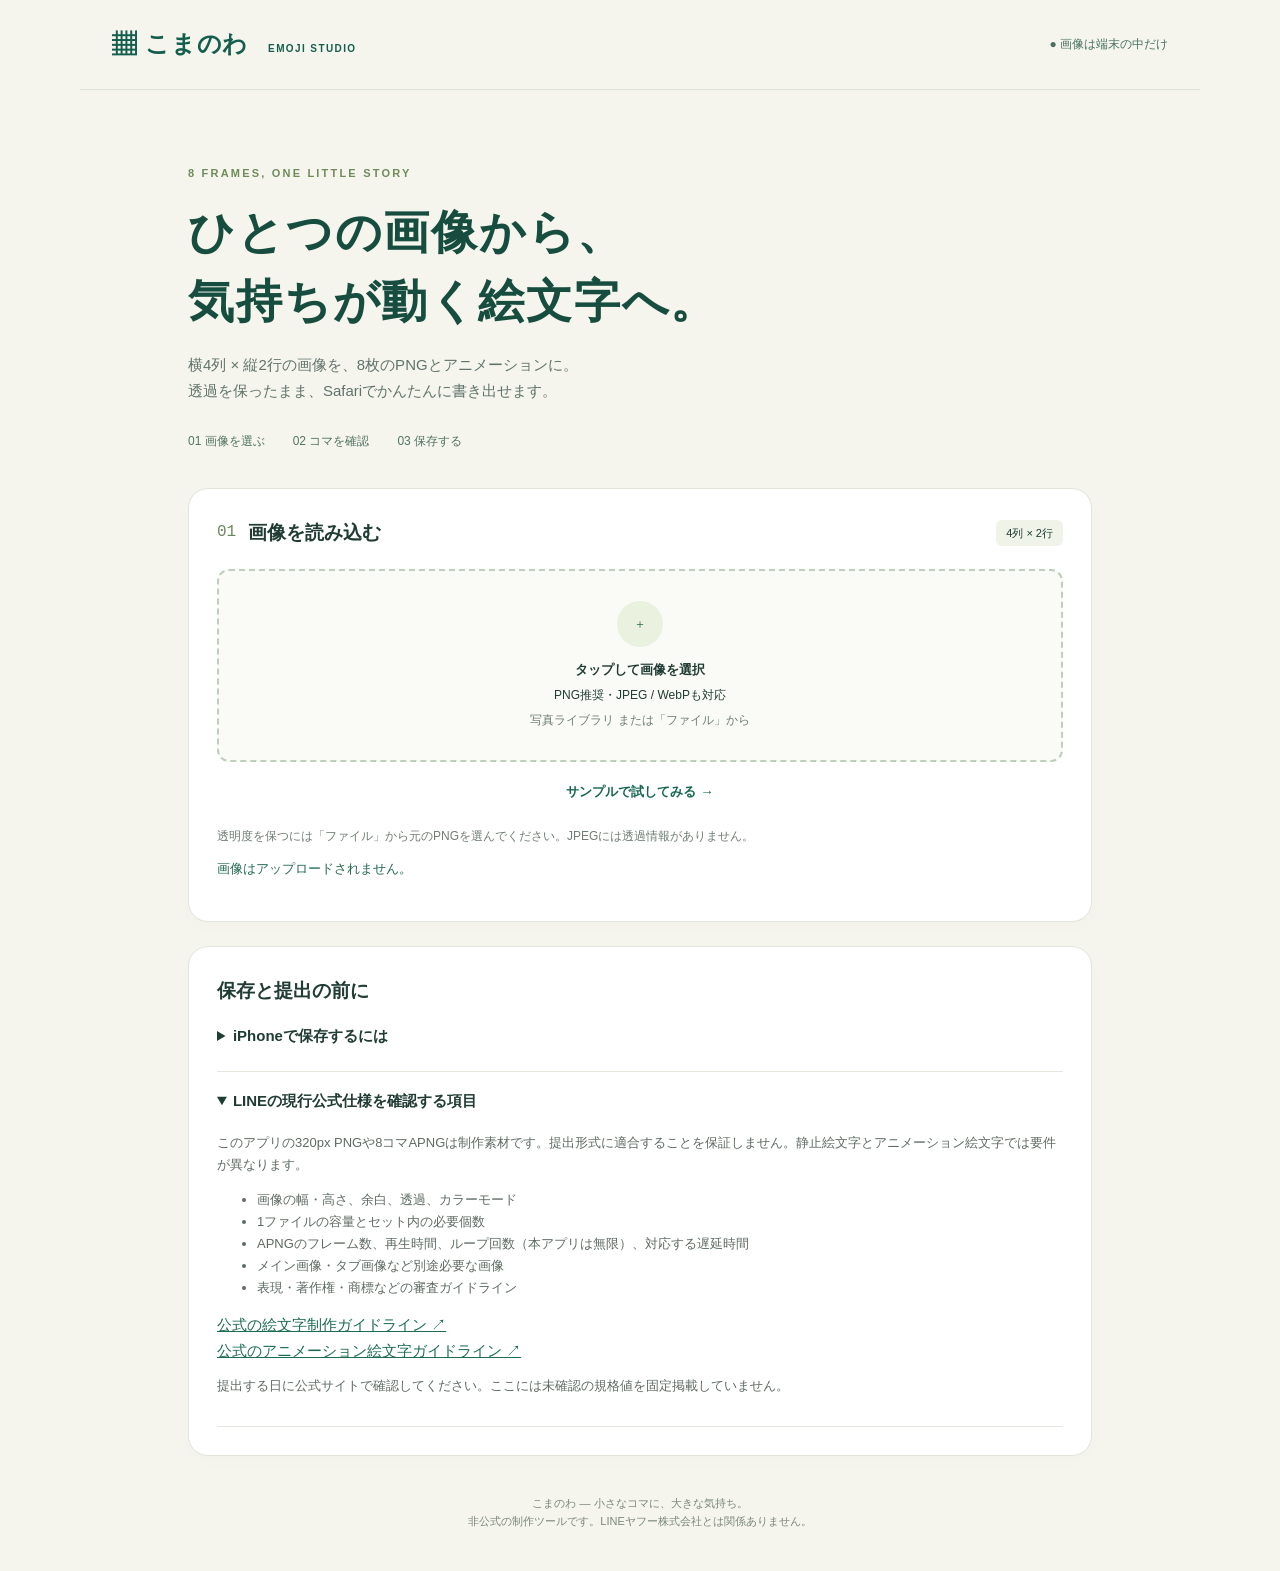
<file: index.html>
<!doctype html><html lang="ja"><head><meta charset="utf-8"><meta name="viewport" content="width=device-width,initial-scale=1"><meta name="theme-color" content="#126954"><title>こまのわ｜LINE絵文字制作</title><meta name="description" content="4×2の画像から8枚のPNGとループAPNGをブラウザ内で制作。"><link rel="stylesheet" href="./style.css"></head><body><header><a class="brand" href="./">▦ こまのわ <small>EMOJI STUDIO</small></a><span class="privacy">● 画像は端末の中だけ</span></header><main><section class="intro"><p class="eyebrow">8 FRAMES, ONE LITTLE STORY</p><h1>ひとつの画像から、<br>気持ちが動く絵文字へ。</h1><p>横4列 × 縦2行の画像を、8枚のPNGとアニメーションに。<br class="desktop">透過を保ったまま、Safariでかんたんに書き出せます。</p><div class="steps"><span>01 画像を選ぶ</span><span>02 コマを確認</span><span>03 保存する</span></div></section><section class="panel"><div class="section-title"><span class="number">01</span><h2>画像を読み込む</h2><span class="tag">4列 × 2行</span></div><label class="upload" for="file"><span class="upload-icon">＋</span><strong>タップして画像を選択</strong><span>PNG推奨・JPEG / WebPも対応</span><span class="muted">写真ライブラリ または「ファイル」から</span><input id="file" type="file" accept="image/png,image/jpeg,image/webp"></label><button id="demo" class="text-button">サンプルで試してみる →</button><p class="hint">透明度を保つには「ファイル」から元のPNGを選んでください。JPEGには透過情報がありません。</p><p id="status" role="status" aria-live="polite">画像はアップロードされません。</p><div id="source" hidden><div class="source-wrap"><canvas id="sheet"></canvas><div class="grid-overlay"></div></div><p id="meta"></p><label class="inset">境界から内側に除外する幅（各辺・元画像のpx）<input id="inset" type="number" value="0" min="0" max="100" step="1"></label><button id="split" class="secondary">この設定で分割し直す</button></div></section><section id="results" hidden><div class="panel"><div class="section-title"><span class="number">02</span><h2>8コマを確認</h2><span class="tag">320 × 320 PNG</span></div><p class="hint">左上から右下の順です。市松模様は透明部分の目印です。</p><ul id="warnings" class="warnings"></ul><label class="check"><input id="checked" type="checkbox">境界・順番・背景を各プレビューで確認しました</label><div id="frames" class="frames"></div><button id="zip" class="primary" disabled>8枚のPNGをZIPで保存 ↓</button><p class="hint">emoji_01.png 〜 emoji_08.png ／ PNGは可逆圧縮</p></div><div class="panel"><div class="section-title"><span class="number">03</span><h2>動く絵文字を作る</h2><span class="tag">ループAPNG</span></div><div class="animation-layout"><div class="checker animation-preview"><img id="animation" alt="生成したループAPNG" hidden><span id="placeholder">8コマが、ひとつの動きに。</span></div><div class="settings"><label>出力サイズ（正方形）<select id="size"><option value="180">180 × 180 px</option><option value="320" selected>320 × 320 px</option><option value="240">240 × 240 px</option><option value="128">128 × 128 px</option></select></label><label>1コマの時間（ミリ秒）<input id="delay" type="number" min="10" max="2000" step="10" value="120"></label><p id="duration" class="hint">1周 0.96秒・無限ループ</p><button id="generate" class="secondary">APNGを生成・プレビュー</button><button id="apng" class="primary" disabled>APNGを保存 ↓</button><p id="apng-meta" class="hint">設定を変えたら再生成してください。</p></div></div></div></section><section class="panel guide"><h2>保存と提出の前に</h2><details><summary>iPhoneで保存するには</summary><p>保存ボタンを押すと共有メニュー、またはダウンロードが開きます。「ファイルに保存」を選んでください。ダウンロードしたZIPは「ファイル」アプリでタップすると展開できます。画像だけの画面になった場合はSafariの共有ボタンから保存します。APNGは静止画に変換されないよう、元のファイルのまま保管してください。</p></details><details open><summary>LINEの現行公式仕様を確認する項目</summary><p>このアプリの320px PNGや8コマAPNGは制作素材です。提出形式に適合することを保証しません。静止絵文字とアニメーション絵文字では要件が異なります。</p><ul><li>画像の幅・高さ、余白、透過、カラーモード</li><li>1ファイルの容量とセット内の必要個数</li><li>APNGのフレーム数、再生時間、ループ回数（本アプリは無限）、対応する遅延時間</li><li>メイン画像・タブ画像など別途必要な画像</li><li>表現・著作権・商標などの審査ガイドライン</li></ul><a href="https://creator.line.me/ja/guideline/emoji/" target="_blank" rel="noopener">公式の絵文字制作ガイドライン ↗</a><br><a href="https://creator.line.me/ja/guideline/animationemoji/" target="_blank" rel="noopener">公式のアニメーション絵文字ガイドライン ↗</a><p class="hint">提出する日に公式サイトで確認してください。ここには未確認の規格値を固定掲載していません。</p></details></section><footer>こまのわ — 小さなコマに、大きな気持ち。<br>非公式の制作ツールです。LINEヤフー株式会社とは関係ありません。</footer></main><script type="module" src="./app.js"></script></body></html>
</file>
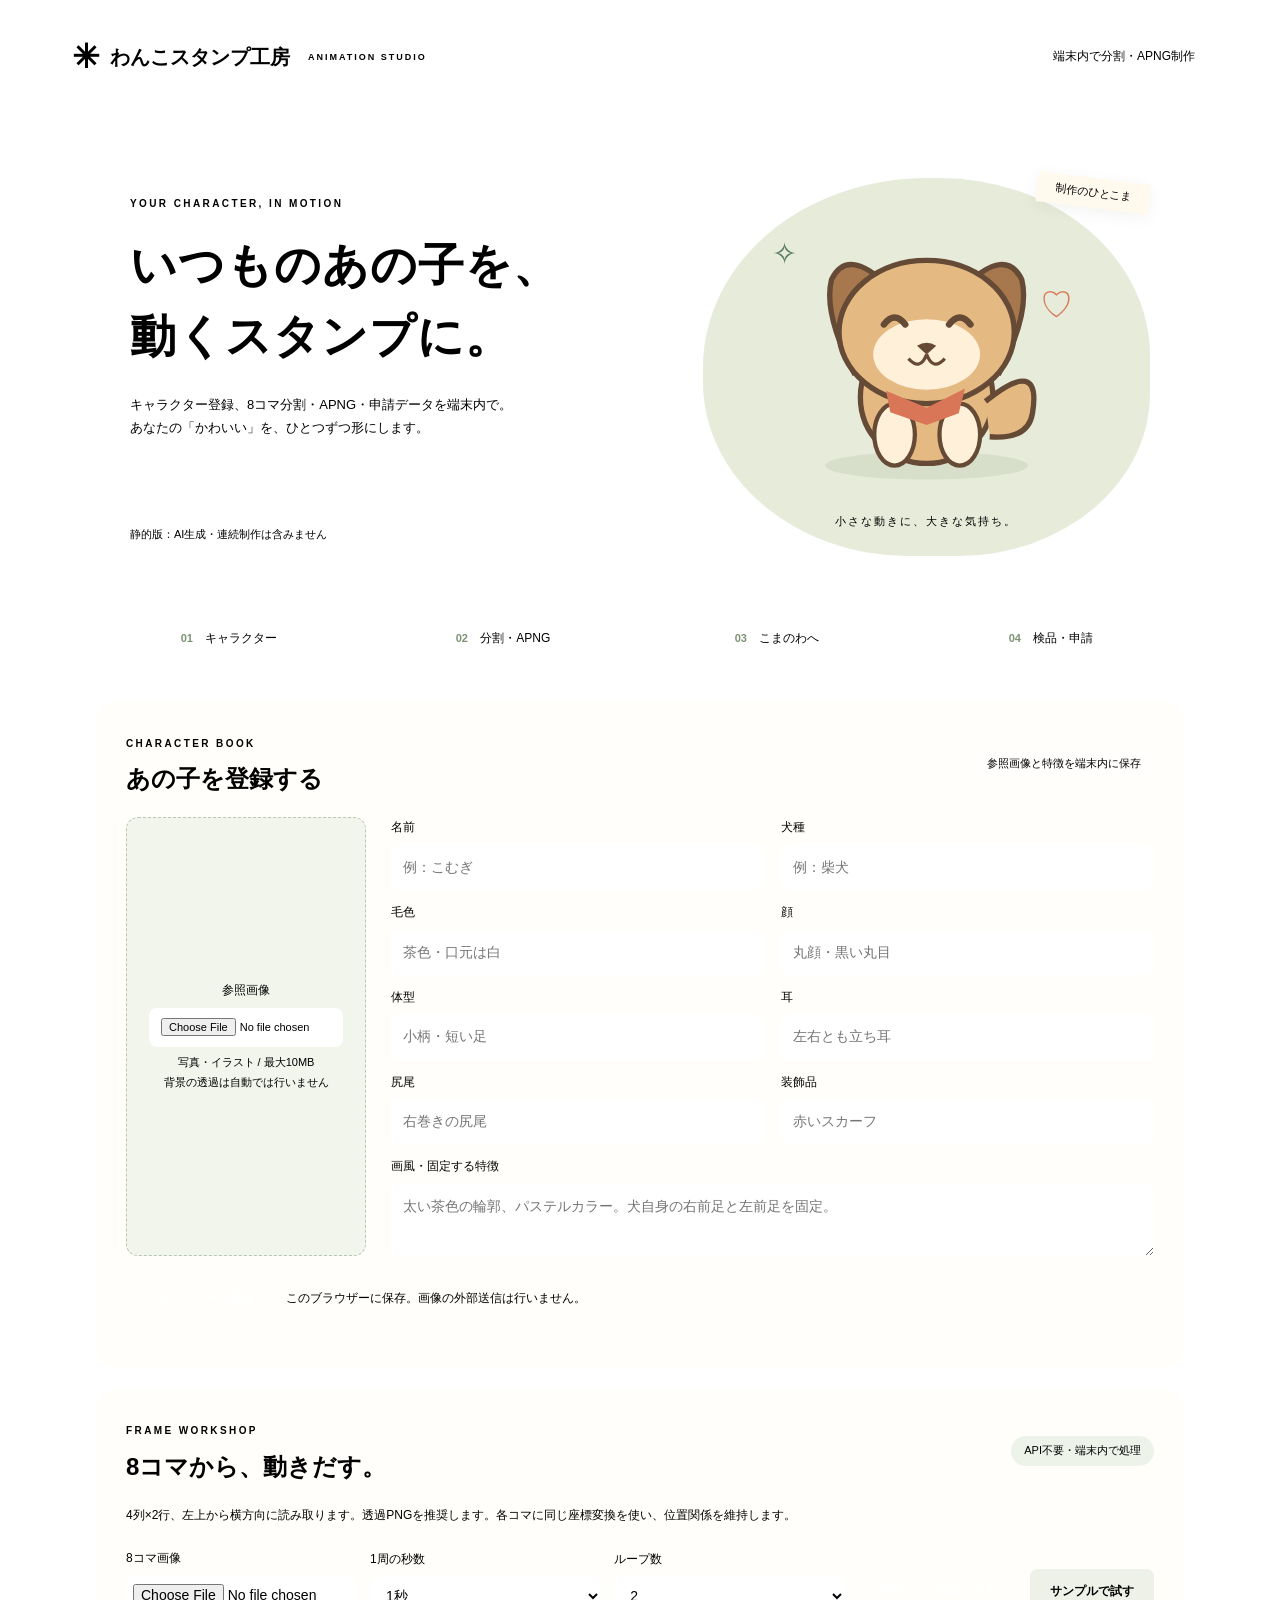
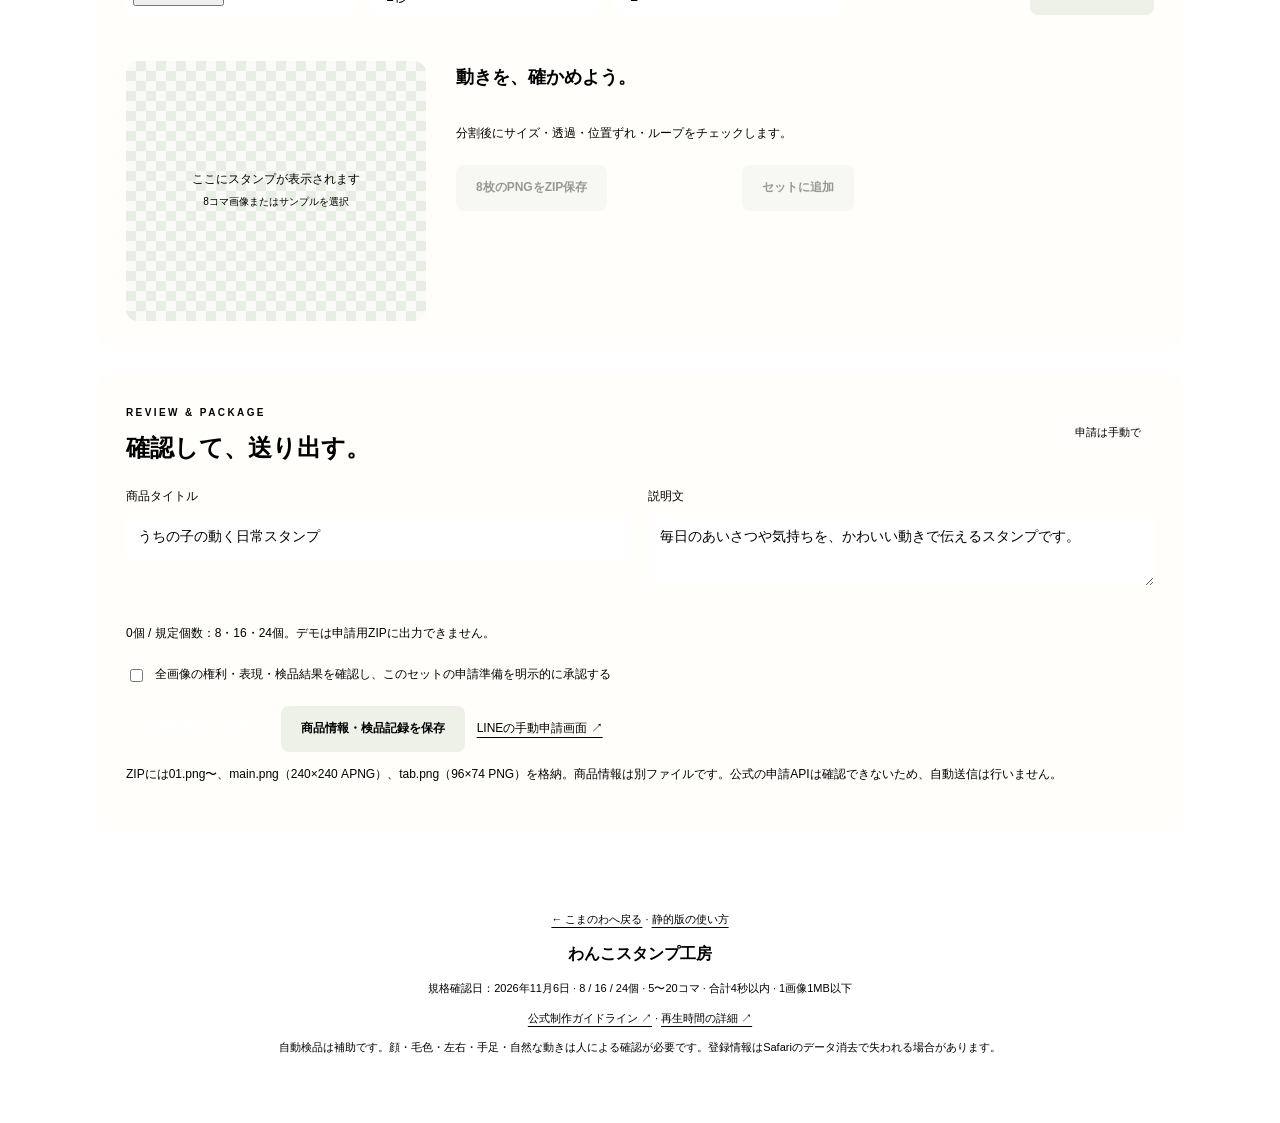
<file: automation/index.html>
<!doctype html><html lang="ja"><head><meta charset="utf-8"><meta name="viewport" content="width=device-width,initial-scale=1,viewport-fit=cover"><meta name="theme-color" content="#1d5146"><title>わんこスタンプ工房</title><link rel="stylesheet" href="style.css"></head><body>
<header><a href="#" class="brand"><span class="mark">✳</span> わんこスタンプ工房 <small>ANIMATION STUDIO</small></a><span class="pill">端末内で分割・APNG制作</span></header>
<main><section class="hero"><div><span class="eyebrow">YOUR CHARACTER, IN MOTION</span><h1>いつものあの子を、<br>動くスタンプに。</h1><p>キャラクター登録、8コマ分割・APNG・申請データを端末内で。<br>あなたの「かわいい」を、ひとつずつ形にします。</p><a class="button" href="#studio">工房をひらく <span>↗</span></a><span class="subtle">静的版：AI生成・連続制作は含みません</span></div><div class="hero-art"><div class="tag">制作のひとこま</div><svg viewBox="0 0 360 290" aria-label="動く犬のイラスト"><ellipse cx="180" cy="255" rx="95" ry="13" fill="#d7dfcb"/><g class="dog"><path d="M113 170 Q83 113 91 81 Q106 50 144 87 M247 170 Q277 113 269 81 Q254 50 216 87" fill="#a7774d" stroke="#654a36" stroke-width="5"/><ellipse cx="180" cy="191" rx="62" ry="62" fill="#e5b982" stroke="#654a36" stroke-width="5"/><path d="M235 195 Q288 152 279 206 Q275 231 239 228" fill="#e5b982" stroke="#654a36" stroke-width="5"/><ellipse cx="180" cy="130" rx="82" ry="67" fill="#e5b982" stroke="#654a36" stroke-width="5"/><ellipse cx="180" cy="151" rx="50" ry="33" fill="#fff1d9"/><path d="M140 123 Q150 110 160 123 M201 123 Q211 110 221 123" fill="none" stroke="#654a36" stroke-width="6" stroke-linecap="round"/><path d="M171 143 Q180 137 189 143 L180 151Z" fill="#654a36"/><path d="M180 151 Q174 167 163 155 M180 151 Q186 167 197 155" fill="none" stroke="#654a36" stroke-width="3"/><ellipse cx="150" cy="226" rx="19" ry="29" fill="#fff1d9" stroke="#654a36" stroke-width="4"/><ellipse cx="211" cy="226" rx="19" ry="29" fill="#fff1d9" stroke="#654a36" stroke-width="4"/><path d="M142 185 L180 201 L216 183 L210 206 L180 217 L146 205Z" fill="#d97657"/></g><text x="35" y="66" fill="#547a63" font-size="28">✧</text><text x="286" y="115" fill="#d97657" font-size="31">♡</text></svg><div class="art-caption">小さな動きに、大きな気持ち。</div></div></section>
<nav class="steps"><a href="#character"><b>01</b> キャラクター</a><a href="#studio"><b>02</b> 分割・APNG</a><a href="../"><b>03</b> こまのわへ</a><a href="#export"><b>04</b> 検品・申請</a></nav>
<div id="notice" role="status" aria-live="polite"></div>
<section id="character" class="panel"><div class="section-head"><div><span class="eyebrow">CHARACTER BOOK</span><h2>あの子を登録する</h2></div><span class="badge">参照画像と特徴を端末内に保存</span></div><form id="characterForm"><div class="columns"><label class="upload">参照画像 <input id="reference" type="file" accept="image/png,image/jpeg,image/webp"><img id="refPreview" alt="登録する参照画像" hidden><small>写真・イラスト / 最大10MB<br>背景の透過は自動では行いません</small></label><div class="form-grid"><label>名前<input name="name" required maxlength="40" placeholder="例：こむぎ"></label><label>犬種<input name="breed" placeholder="例：柴犬"></label><label>毛色<input name="color" placeholder="茶色・口元は白"></label><label>顔<input name="face" placeholder="丸顔・黒い丸目"></label><label>体型<input name="body" placeholder="小柄・短い足"></label><label>耳<input name="ears" placeholder="左右とも立ち耳"></label><label>尻尾<input name="tail" placeholder="右巻きの尻尾"></label><label>装飾品<input name="accessories" placeholder="赤いスカーフ"></label><label class="wide">画風・固定する特徴<textarea name="style" placeholder="太い茶色の輪郭、パステルカラー。犬自身の右前足と左前足を固定。"></textarea></label></div></div><div class="actions"><button>キャラクターを保存</button><span id="characterStatus" class="subtle">このブラウザーに保存。画像の外部送信は行いません。</span></div></form><div id="characterList" class="chips"></div></section>
<section id="studio" class="panel"><div class="section-head"><div><span class="eyebrow">FRAME WORKSHOP</span><h2>8コマから、動きだす。</h2></div><span class="badge green">API不要・端末内で処理</span></div><p class="subtle">4列×2行、左上から横方向に読み取ります。透過PNGを推奨します。各コマに同じ座標変換を使い、位置関係を維持します。</p><div class="toolbar"><label>8コマ画像<input id="sheet" type="file" accept="image/png,image/webp"></label><label>1周の秒数<select id="seconds"><option value="1">1秒</option><option value="2">2秒</option><option value="3">3秒</option><option value="4">4秒</option></select></label><label>ループ数<select id="loops"><option>1</option><option selected>2</option><option>3</option><option>4</option></select></label><button id="convert">分割してAPNGを作る</button><button id="demo" class="secondary">サンプルで試す</button></div><div class="workspace"><div class="preview checker"><img id="animation" alt="APNGプレビュー" hidden><span id="empty">ここにスタンプが表示されます<br><small>8コマ画像またはサンプルを選択</small></span></div><div class="workspace-info"><h3 id="previewTitle">動きを、確かめよう。</h3><div id="frameStrip" class="frames"></div><div id="inspection" class="inspection">分割後にサイズ・透過・位置ずれ・ループをチェックします。</div><div class="actions"><button id="saveFrames" class="secondary" disabled>8枚のPNGをZIP保存</button><button id="saveApng" disabled>APNGを保存</button><button id="addStamp" class="secondary" disabled>セットに追加</button></div></div></div></section>

<section id="export" class="panel"><div class="section-head"><div><span class="eyebrow">REVIEW & PACKAGE</span><h2>確認して、送り出す。</h2></div><span class="badge">申請は手動で</span></div><div class="form-grid"><label>商品タイトル<input id="productTitle" maxlength="40" value="うちの子の動く日常スタンプ"></label><label>説明文<textarea id="description" maxlength="160">毎日のあいさつや気持ちを、かわいい動きで伝えるスタンプです。</textarea></label></div><div id="stampSet" class="stamp-set"></div><p id="setStatus" class="subtle">セットは空です。各スタンプを目視確認して承認してください。</p><label class="check"><input id="approval" type="checkbox">全画像の権利・表現・検品結果を確認し、このセットの申請準備を明示的に承認する</label><div class="actions"><button id="exportZip">申請画像ZIPを保存</button><button id="metadata" class="secondary">商品情報・検品記録を保存</button><a class="text-link" href="https://creator.line.me/my/" target="_blank" rel="noopener">LINEの手動申請画面 ↗</a></div><p class="subtle">ZIPには01.png〜、main.png（240×240 APNG）、tab.png（96×74 PNG）を格納。商品情報は別ファイルです。公式の申請APIは確認できないため、自動送信は行いません。</p></section>
<footer><p><a href="../">← こまのわへ戻る</a> · <a href="./README.md">静的版の使い方</a></p><b>わんこスタンプ工房</b><p>規格確認日：2026年11月6日 · 8 / 16 / 24個 · 5〜20コマ · 合計4秒以内 · 1画像1MB以下</p><a href="https://creator.line.me/ja/guideline/animationsticker/" target="_blank" rel="noopener">公式制作ガイドライン ↗</a> · <a href="https://creator.line.me/ja/guideline/animationsticker/detail/" target="_blank" rel="noopener">再生時間の詳細 ↗</a><p>自動検品は補助です。顔・毛色・左右・手足・自然な動きは人による確認が必要です。登録情報はSafariのデータ消去で失われる場合があります。</p></footer></main><script type="module" src="app.mjs"></script></body></html>
</file>
<file: style.css>
:root{font-family:-apple-system,BlinkMacSystemFont,"Hiragino Sans",sans-serif;color:#203c34;background:#f5f5ee;font-size:15px;line-height:1.7}*{box-sizing:border-box}body{margin:0}header{max-width:1120px;margin:auto;padding:24px 32px;display:flex;align-items:center;justify-content:space-between;border-bottom:1px solid #dbe2d9}.brand{font-size:24px;font-weight:800;text-decoration:none;color:#145e4d;letter-spacing:.04em}.brand small{font-size:10px;letter-spacing:.14em;margin-left:12px}.privacy{font-size:12px;color:#487160}main{max-width:960px;padding:0 28px;margin:auto}.intro{padding:62px 0 36px}.eyebrow{font-size:11px;letter-spacing:.2em;color:#6f8b58;font-weight:700}h1{font-size:clamp(30px,5vw,46px);line-height:1.5;letter-spacing:.04em;margin:16px 0;color:#164d3f}p{margin:12px 0}.intro>p:not(.eyebrow){color:#60736b}.steps{display:flex;gap:28px;margin-top:28px;font-size:12px;color:#527362}.panel{background:#fff;border:1px solid #e0e6dc;border-radius:20px;padding:28px;margin:0 0 24px;box-shadow:0 5px 18px #29463704}.section-title{display:flex;align-items:center;gap:12px;margin-bottom:20px}h2{font-size:19px;margin:0}.number{font-family:monospace;color:#69875c;font-size:16px}.tag{margin-left:auto;background:#eff3e8;padding:4px 10px;border-radius:6px;font-size:11px;white-space:nowrap}.upload{position:relative;display:flex;align-items:center;flex-direction:column;gap:4px;cursor:pointer;border:2px dashed #becfbb;border-radius:12px;padding:30px 10px;background:#fafbf7}.upload-icon{font-size:26px;color:#296e54;background:#eaf1df;width:46px;height:46px;line-height:46px;text-align:center;border-radius:50%;margin-bottom:8px}.upload>span{font-size:12px}.upload input{position:absolute;inset:0;width:100%;height:100%;opacity:0;cursor:pointer}.upload:focus-within{outline:3px solid #e8b665}.muted,.hint{font-size:12px;color:#6f7d73}.text-button{background:none;color:#176750;border:0;font-weight:600;display:block;margin:8px auto;min-height:44px;cursor:pointer}.primary,.secondary{border-radius:10px;min-height:52px;padding:12px 20px;font-size:15px;font-weight:600;cursor:pointer;width:100%;border:1px solid #226b53;margin-top:10px}.primary{background:#16644e;color:white}.secondary{background:#f3f7ef;color:#235d46}button:disabled{opacity:.45;cursor:not-allowed}button:focus-visible,a:focus-visible{outline:3px solid #dba34d;outline-offset:3px}#status{font-size:13px;color:#246b50}input[type=number],select{display:block;width:100%;min-height:48px;border:1px solid #cbd7cb;border-radius:8px;padding:10px;font-size:16px;color:#294b3c;background:white;margin:6px 0 16px}label{font-size:13px}.source-wrap{position:relative;max-width:600px;margin:20px auto}.source-wrap canvas{width:100%;display:block}.grid-overlay{pointer-events:none;position:absolute;inset:0;background:linear-gradient(to right,transparent calc(25% - 1px),#e58d40 25%,transparent calc(25% + 1px),transparent calc(50% - 1px),#e58d40 50%,transparent calc(50% + 1px),transparent calc(75% - 1px),#e58d40 75%,transparent calc(75% + 1px)),linear-gradient(to bottom,transparent calc(50% - 1px),#e58d40 50%,transparent calc(50% + 1px));border:1px solid #e58d40}.checker,#sheet{background-color:#fff;background-image:conic-gradient(#e7ebe5 25%,transparent 0 50%,#e7ebe5 0 75%,transparent 0);background-size:16px 16px}.frames{display:grid;grid-template-columns:repeat(4,1fr);gap:14px;margin:24px 0}.frame{min-width:0}.frame img{width:100%;aspect-ratio:1;display:block;border-radius:8px;border:1px solid #e1e6dc}.frame-head{display:flex;justify-content:space-between;font-size:11px;margin-bottom:6px}.frame button{width:100%;min-height:44px;background:#f4f6ef;border:1px solid #d5dfcf;border-radius:8px;margin-top:8px;color:#285f49}.warnings{background:#fff7e8;border-radius:10px;padding:14px 14px 14px 32px;color:#795c2a;font-size:12px}.check{display:flex;align-items:center;gap:8px;min-height:44px}.check input{width:22px;height:22px;accent-color:#17644e}.animation-layout{display:grid;grid-template-columns:1fr 1fr;gap:28px}.animation-preview{aspect-ratio:1;display:flex;align-items:center;justify-content:center;border:1px solid #d8e0d5;border-radius:12px;overflow:hidden;align-self:start}.animation-preview img{max-width:100%;width:100%;image-rendering:auto}.animation-preview span{font-size:12px;padding:10px;background:#ffffffc9}.guide details{border-bottom:1px solid #e4e8df;padding:16px 0}.guide summary{cursor:pointer;font-weight:600;min-height:32px}.guide p,.guide ul{font-size:13px;color:#5e6b62}a{color:#1c6c51}footer{text-align:center;color:#7a877b;font-size:11px;padding:14px 0 40px}[hidden]{display:none!important}@media(max-width:600px){header{padding:16px 20px}.brand{font-size:21px}.brand small{display:none}.privacy{font-size:10px}main{padding:0 16px}.intro{padding:32px 4px 28px}.intro p{font-size:13px}.desktop{display:none}.steps{gap:16px;font-size:11px}.panel{padding:20px 16px;border-radius:15px}.section-title{gap:8px;flex-wrap:wrap}h2{font-size:17px}.tag{font-size:10px}.frames{grid-template-columns:repeat(2,1fr);gap:16px}.animation-layout{grid-template-columns:1fr}.animation-preview{max-width:320px;width:100%;margin:auto}.settings{width:100%}}
</file>
<file: automation/style.css>
500;600;700;800&display=swap');
:root{--ink:#253d35;--green:#245b4c;--muted:#738078;--paper:#f6f6ee;--line:#dde3d7;--peach:#f2dfcc}*{box-sizing:border-box}html{scroll-behavior:smooth;scroll-padding-top:25px}body{margin:0;background:var(--paper);color:var(--ink);font-family:'Noto Sans JP',sans-serif;font-size:14px;line-height:1.8}header{max-width:1200px;margin:auto;padding:27px 32px;display:flex;align-items:center;justify-content:space-between;border-bottom:1px solid var(--line)}a{color:inherit}header a{text-decoration:none}.brand{font-weight:800;font-size:20px;display:flex;align-items:center;gap:10px}.brand small{font-size:9px;letter-spacing:2px;margin-left:8px;color:var(--muted)}.mark{color:var(--green);font-size:33px}.pill,.badge{border:1px solid var(--line);border-radius:25px;padding:5px 13px;font-size:11px;background:#ffffff80}.pill{font-size:12px}main{max-width:1136px;margin:auto;padding:0 24px}.hero{display:grid;grid-template-columns:1.2fr 1fr;gap:36px;padding:65px 34px 55px;align-items:center}.eyebrow{font-size:10px;letter-spacing:2.4px;color:var(--green);font-weight:700}h1{font-size:46px;line-height:1.55;letter-spacing:1px;margin:15px 0 20px}p{margin:12px 0 20px}.hero p{color:var(--muted);font-size:13px}.hero .button{margin:6px 0 14px;min-width:200px}.hero .subtle{display:block;font-size:11px}.hero-art{background:#e7ebda;border-radius:50% 47% 43% 46%;padding:15px 30px 25px;position:relative}.hero-art svg{width:100%;max-height:310px}.tag{position:absolute;right:0;top:0;background:#fff9ee;box-shadow:0 4px 15px #344d3510;transform:rotate(7deg);padding:5px 18px;font-size:11px}.art-caption{text-align:center;font-size:11px;letter-spacing:2px}.dog{animation:bob 2s ease-in-out infinite;transform-origin:center}@keyframes bob{50%{transform:translateY(-5px) rotate(-2deg)}}.steps{display:grid;grid-template-columns:repeat(4,1fr);border-block:1px solid var(--line);margin-bottom:35px;padding:17px 0;gap:8px}.steps a{text-decoration:none;font-size:12px;text-align:center}.steps b{color:#7d9275;font-size:11px;margin-right:9px}.panel{background:#fffefa;border:1px solid var(--line);padding:28px 30px;border-radius:18px;margin:22px 0}.section-head{display:flex;justify-content:space-between;align-items:center;gap:15px;margin-bottom:20px}h2{font-size:24px;line-height:1.5;margin:6px 0 0}h3{font-size:18px;margin:0 0 15px}.green{color:var(--green);background:#edf3e9;border:none}.subtle{color:var(--muted);font-size:12px}.columns{display:grid;grid-template-columns:240px 1fr;gap:25px}.upload{border:1px dashed #b8c7b3;border-radius:12px;padding:22px;background:#f2f5ec;text-align:center;justify-content:center;min-height:220px}.upload input{font-size:11px}.upload img{max-width:100%;max-height:180px;object-fit:contain}.upload small{color:var(--muted);font-size:11px}.form-grid{display:grid;grid-template-columns:1fr 1fr;gap:12px 16px}.wide{grid-column:1/-1}label{display:flex;flex-direction:column;gap:6px;font-size:12px;font-weight:500}input,textarea,select{font:inherit;font-size:14px;color:var(--ink);background:#fff;border:1px solid var(--line);border-radius:8px;padding:10px 12px;min-width:0;max-width:100%}input:focus,textarea:focus,select:focus{outline:2px solid #9fb89e;outline-offset:2px}textarea{resize:vertical;min-height:72px}button,.button{font:inherit;font-size:12px;font-weight:600;border:0;border-radius:8px;background:var(--green);color:white;padding:12px 20px;cursor:pointer;display:inline-flex;align-items:center;justify-content:center;gap:25px;text-decoration:none;min-height:44px}button:hover,.button:hover{filter:brightness(1.12)}button:disabled{opacity:.4;cursor:default}.secondary{background:#eef1e8;color:var(--green);border:1px solid var(--line)}.actions{display:flex;align-items:center;gap:12px;flex-wrap:wrap;margin-top:20px}.toolbar{display:flex;gap:13px;align-items:end;flex-wrap:wrap;margin:22px 0}.toolbar label{flex:1;min-width:120px}.toolbar input[type=file]{max-width:230px;padding:7px}.workspace{display:grid;grid-template-columns:300px 1fr;gap:30px;border-top:1px solid var(--line);padding-top:24px}.preview{border:1px solid var(--line);border-radius:12px;min-height:260px;display:flex;align-items:center;justify-content:center;text-align:center;padding:8px;color:var(--muted);font-size:12px}.checker{background-color:#fafbf7;background-image:linear-gradient(45deg,#e9eee4 25%,transparent 25%),linear-gradient(-45deg,#e9eee4 25%,transparent 25%),linear-gradient(45deg,transparent 75%,#e9eee4 75%),linear-gradient(-45deg,transparent 75%,#e9eee4 75%);background-size:20px 20px;background-position:0 0,0 10px,10px -10px,-10px 0}.preview img{width:100%;object-fit:contain}.frames{display:grid;grid-template-columns:repeat(8,1fr);gap:4px}.frames img{width:100%;background:#f2f5ed;border-radius:5px}.inspection{font-size:12px;color:var(--muted);margin-top:15px}.inspection ul{padding-left:18px}.inspection .error{color:#ad483d}.inspection .ok{color:var(--green)}details{border:1px solid var(--line);border-radius:10px;padding:13px 16px}summary{cursor:pointer;font-size:12px}progress{width:100%;height:7px;accent-color:var(--green);margin:22px 0}.queue{display:grid;grid-template-columns:repeat(4,1fr);gap:8px}.queue-item{padding:12px;border:1px solid var(--line);border-radius:9px;font-size:12px}.queue-item small{display:block;color:var(--muted);font-size:10px}.stamp-set{display:grid;grid-template-columns:repeat(4,1fr);gap:14px;margin-top:25px}.stamp-card{border:1px solid var(--line);border-radius:12px;padding:10px;overflow:hidden}.stamp-card img{width:100%;aspect-ratio:320/270;object-fit:contain;background:#f1f4ec}.stamp-card .check{font-size:11px;margin:7px 0}.stamp-card button{font-size:10px;padding:5px 9px;min-height:32px}.check{flex-direction:row;align-items:start;gap:9px;font-size:12px}.check input{margin-top:5px;accent-color:var(--green)}.text-link{font-size:12px;text-underline-offset:5px}.chips{display:flex;gap:8px;flex-wrap:wrap;margin-top:18px}.chips button{padding:5px 12px;background:#edf2e7;color:var(--green);min-height:34px}#notice:not(:empty){position:sticky;top:10px;z-index:10;background:#fff0d8;border:1px solid #dcccac;padding:13px 20px;border-radius:10px;font-size:12px;box-shadow:0 4px 20px #0001}footer{text-align:center;padding:45px 10px 55px;color:var(--muted);font-size:11px}footer b{color:var(--green);font-size:16px}footer p{margin:10px 0}footer a{text-underline-offset:4px}@media(max-width:760px){header{padding:16px 20px}.brand{font-size:17px}.brand small,.pill{display:none}main{padding:0 15px}.hero{padding:35px 8px 30px;gap:10px;grid-template-columns:1fr}.hero h1{font-size:34px}.hero-art{max-width:300px;width:80%;margin:15px auto 0}.hero-art svg{max-height:210px}.hero p{font-size:12px}.steps{gap:0;padding:15px 0}.steps a{font-size:10px}.steps b{display:block;margin:0}.panel{padding:22px 18px;border-radius:13px}.section-head{align-items:start;flex-direction:column;gap:10px}h2{font-size:22px}.columns,.workspace{grid-template-columns:1fr;gap:20px}.upload{min-height:130px}.form-grid{gap:10px}.workspace .preview{min-height:230px;max-width:340px;width:100%;margin:auto}.toolbar label{min-width:125px}.toolbar button{width:100%}.queue,.stamp-set{grid-template-columns:repeat(2,1fr)}button,.button{font-size:13px}.actions{gap:8px}.actions .subtle{width:100%}input,textarea,select{font-size:16px}.check{font-size:12px}.frames{gap:2px}}@media(prefers-reduced-motion:reduce){*{scroll-behavior:auto!important;animation:none!important}}

[hidden]{display:none!important}
</file>
